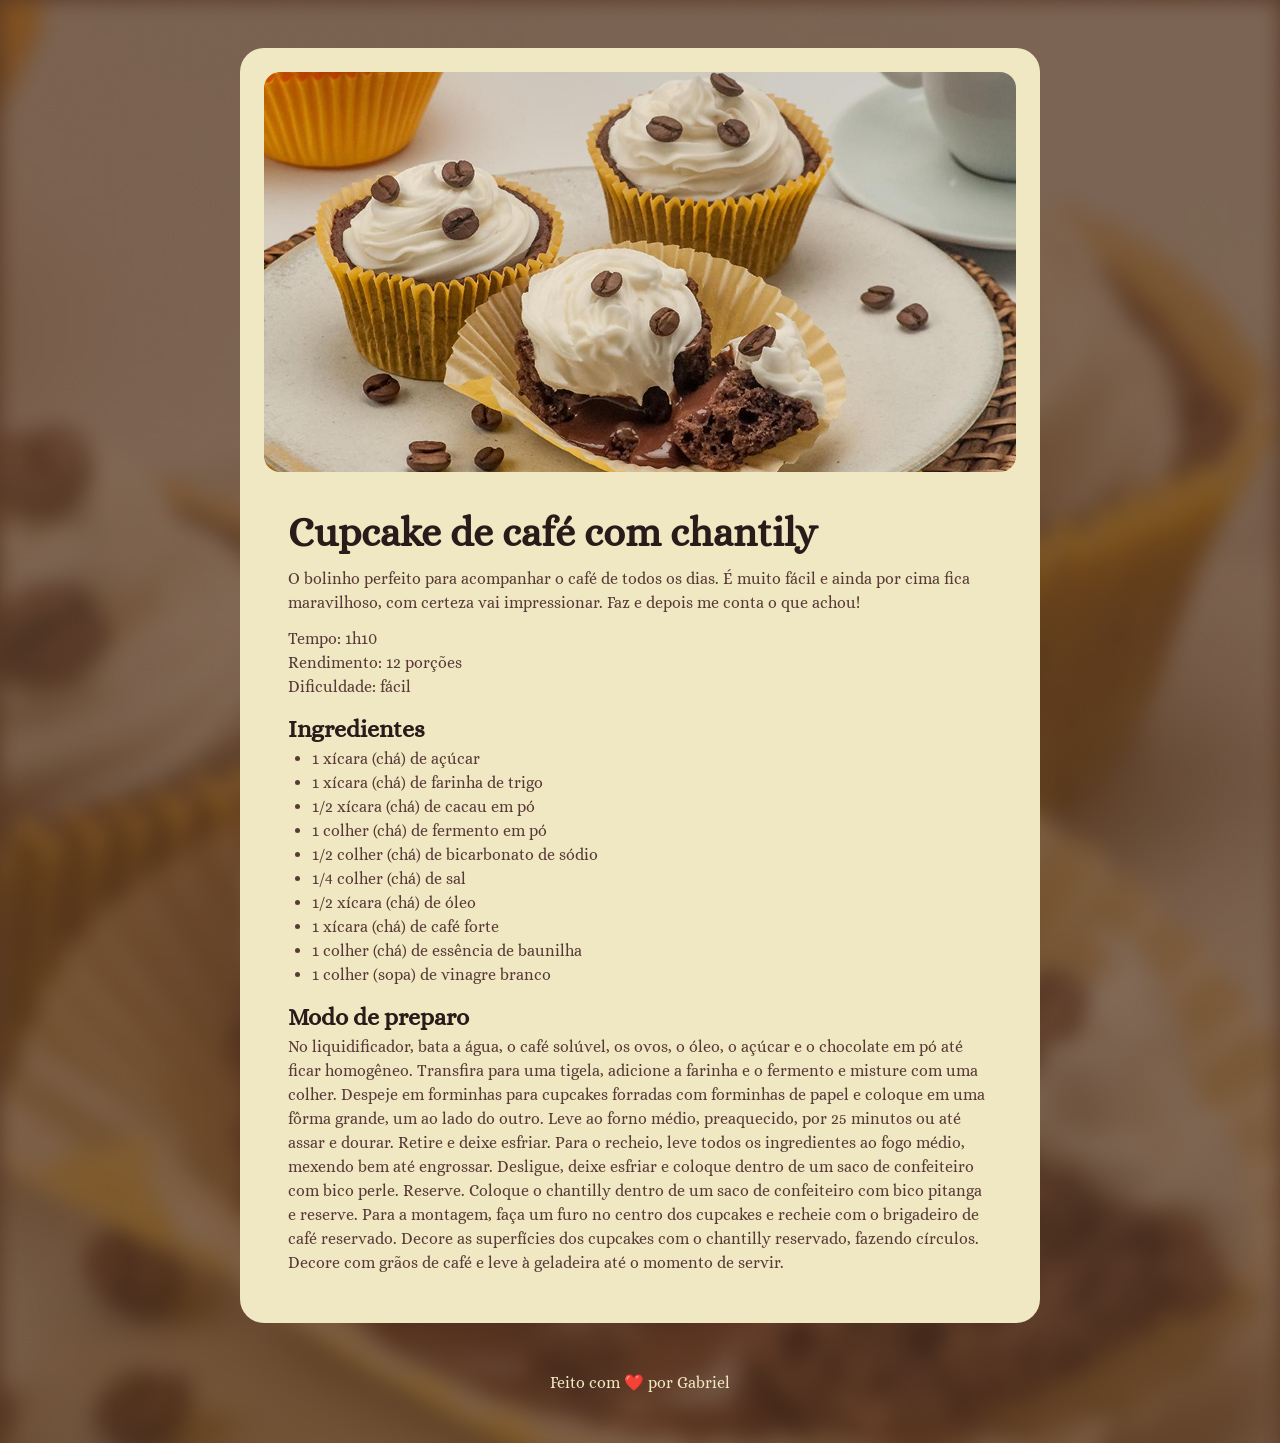
<file: Projeto Cupcake/Index.html>
<!DOCTYPE html>
<html lang="pt-br">
<head>

<link rel="preconnect" href="https://fonts.googleapis.com">
<link rel="preconnect" href="https://fonts.gstatic.com" crossorigin>
<link href="https://fonts.googleapis.com/css2?family=Alice&display=swap" rel="stylesheet">

    <meta charset="UTF-8">
    <meta name="viewport" content="width=device-width, initial-scale=1.0">
    <link rel="stylesheet" href="style.css"> 
    <title>Document</title>
</head>
<body>
    <div id="page">
        <img src="assets/main-image.jpg" alt="Cupcake de café com chantily">
    
    <main>
        <section id="about">
            <h1>Cupcake de café com chantily</h1>
                <p>O bolinho perfeito para acompanhar o café de todos os dias. É muito fácil e ainda por cima fica maravilhoso, com certeza vai impressionar. Faz e depois me conta o que achou!</p>
                <p>Tempo: 1h10<br>Rendimento: 12 porções<br>Dificuldade: fácil</p>
        </section>
        <section id="ingredients">
            <h2>Ingredientes</h2>
            <ul>
                <li>1 xícara (chá) de açúcar</li>
                <li>1 xícara (chá) de farinha de trigo</li>
                <li>1/2 xícara (chá) de cacau em pó</li>
                <li>1 colher (chá) de fermento em pó</li>
                <li>1/2 colher (chá) de bicarbonato de sódio</li>
                <li>1/4 colher (chá) de sal</li>
                <li>1/2 xícara (chá) de óleo</li>
                <li>1 xícara (chá) de café forte</li>
                <li>1 colher (chá) de essência de baunilha</li>
                <li>1 colher (sopa) de vinagre branco</li>
            </ul>
        </section>
        <section id="preparation">
            <h2>Modo de preparo</h2>
            <p>
                No liquidificador, bata a água, o café solúvel, os ovos, o óleo, o açúcar e o chocolate em pó até ficar homogêneo. Transfira para uma tigela, adicione a farinha e o fermento e misture com uma colher. Despeje em forminhas para cupcakes forradas com forminhas de papel e coloque em uma fôrma grande, um ao lado do outro. Leve ao forno médio, preaquecido, por 25 minutos ou até assar e dourar. Retire e deixe esfriar. 
                Para o recheio, leve todos os ingredientes ao fogo médio, mexendo bem até engrossar. Desligue, deixe esfriar e coloque dentro de um saco de confeiteiro com bico perle. Reserve. Coloque o chantilly dentro de um saco de confeiteiro com bico pitanga e reserve. 
                Para a montagem, faça um furo no centro dos cupcakes e recheie com o brigadeiro de café reservado. Decore as superfícies dos cupcakes com o chantilly reservado, fazendo círculos. Decore com grãos de café e leve à geladeira até o momento de servir.
            </p>
        </section>
    </div>
    </main>
    <footer>
        <p>Feito com ❤️ por Gabriel</p>
    </footer>
</body>

</html>
</file>
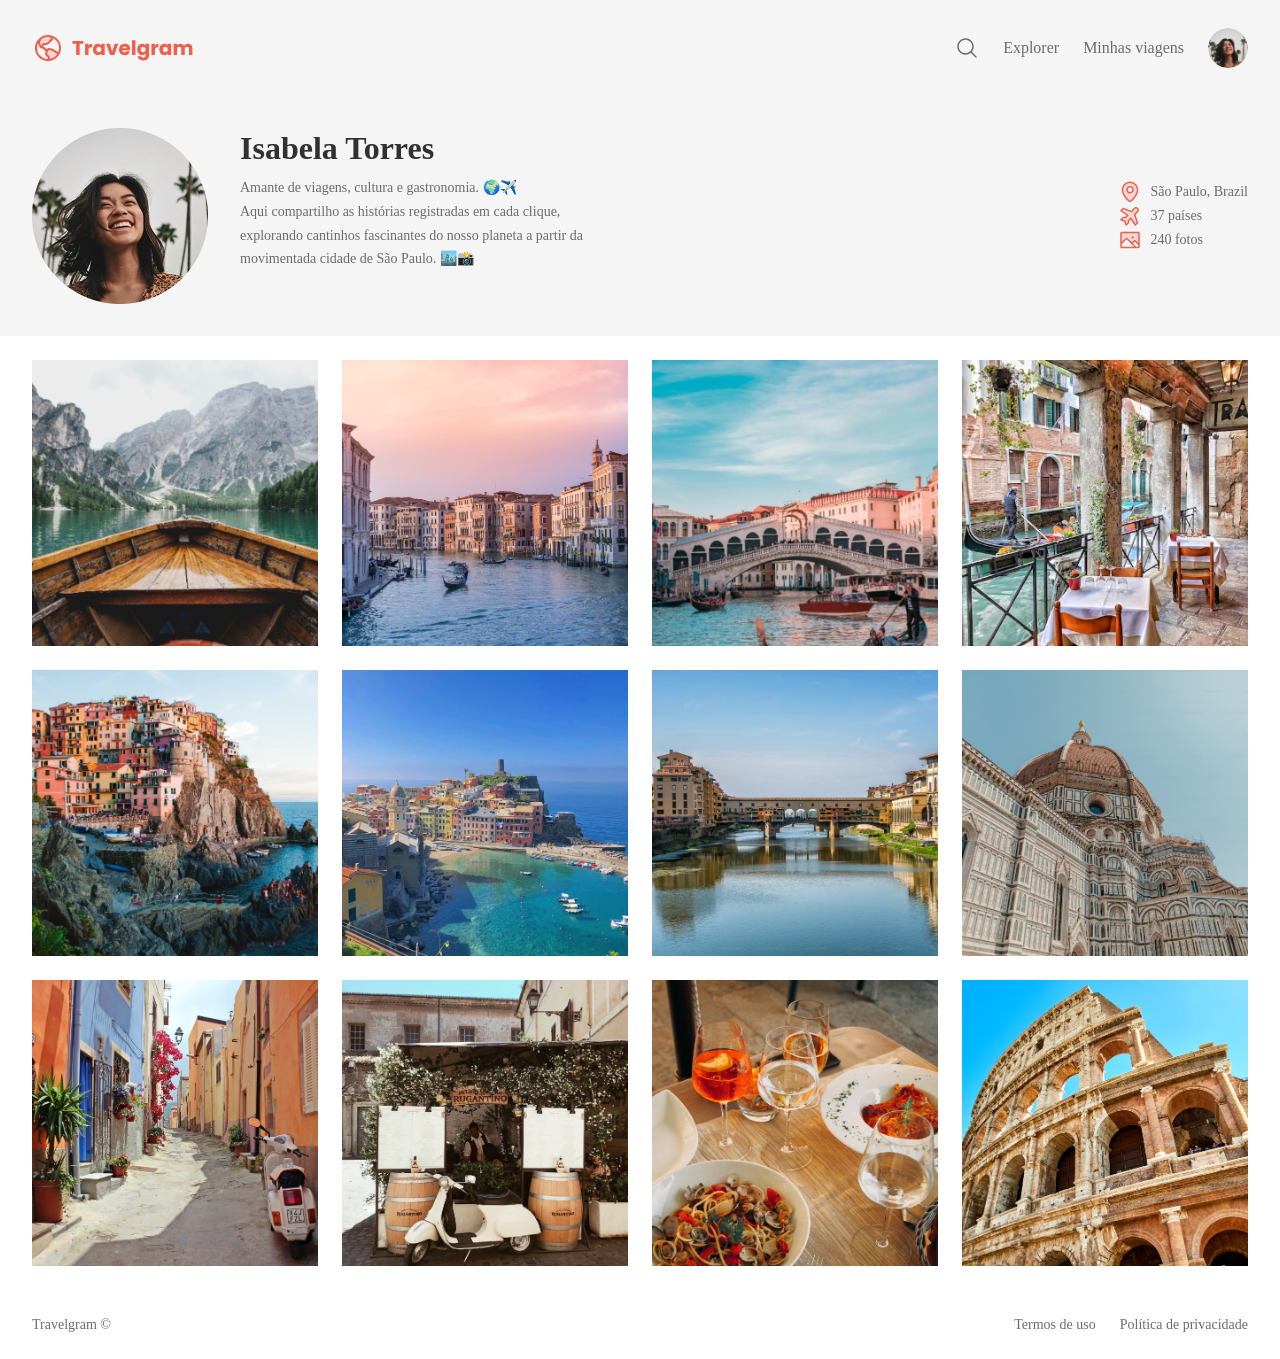
<file: Projeto Viagem/index.html>
<!DOCTYPE html>
<html lang="pt-br">
<head>

<link rel="preconnect" href="https://fonts.googleapis.com">
<link rel="preconnect" href="https://fonts.gstatic.com" crossorigin>
<link href="https://fonts.googleapis.com/css2?family=Alice&family=Poppins:wght@400;700&display=swap" rel="stylesheet">

    <meta charset="UTF-8">
    <meta name="viewport" content="width=device-width, initial-scale=1.0">
    <title>Projeto Viagem</title>

    <link rel="stylesheet" href="styles/style.css">
</head>
<body>
    <div class="bg-surface-color">
    <nav class="container">
        <a href="#" id="logo">
            <img src="assets/Logo.svg" alt="LogoMarca">
        </a>

        <ul id="primary-menu">
            <li>
                <a href="#">
                    <img src="assets/icons/MagnifyingGlass.svg" alt="ícone de lupa">
                </a>
            </li>
            <li><a href="">Explorer</a></li>
            <li><a href="">Minhas viagens</a></li>
            <li><a href="">
                <img src="assets/Profile pic.png" alt="Imagem de Isabela Torres">
            </a></li>
        </ul>
    </nav>
   
    <header>
        <div class="container">
            <div id="profile">
                <img src="assets/Profile pic.png" alt="imagem de Isabela Torres">
            
            <div>
            
                <h1>Isabela Torres</h1>
                <p>Amante de viagens, cultura e gastronomia. 🌍✈️<br>
Aqui compartilho as histórias registradas em cada clique, explorando cantinhos fascinantes do nosso planeta a partir da movimentada cidade de São Paulo. 🏙️📸</p>
            </div>
            </div>
            <ul id="info">
                <li>
                    <img src="assets/icons/MapPin.svg" alt="ícone de mapa">
                    <span>São Paulo, Brazil</span>
                </li>
                <li>
                    <img src="assets/icons/AirplaneTilt.svg" alt="ícone de avião">
                    <span>37 países</span>
                </li>
                <li>
                    <img src="assets/icons/Image.svg" alt="ícone de imagem">
                    <span>240 fotos</span>
                </li>
            </ul>
        </div>
    
    </header>
    </div>
    <main class="container">
        <img src="assets/images/Image 01.png" alt="">
        <img src="assets/images/Image 02.png" alt="">
        <img src="assets/images/Image 03.png" alt="">
        <img src="assets/images/Image 04.png" alt="">
        <img src="assets/images/Image 05.png" alt="">
        <img src="assets/images/Image 06.png" alt="">
        <img src="assets/images/Image 07.png" alt="">
        <img src="assets/images/Image 08.png" alt="">
        <img src="assets/images/Image 09.png" alt="">
        <img src="assets/images/Image 10.png" alt="">
        <img src="assets/images/Image 11.png" alt="">
        <img src="assets/images/Image 12.png" alt="">
        
    </main>

    <footer class="container">
        <span>
        Travelgram &copy
        </span>

        <span>
            Termos de uso
        </span>

        <span>
            Política de privacidade
        </span>
    </footer>
</body>
</html>
</file>
<file: Projeto Cupcake/style.css>
* {
    margin: 0;
    padding: 0;
}

:root {
    font-family: 'Alice', serif;
    line-height: 150%;
    color: #573A37;
}

main {
    padding: 24px;
}

body {
    background-image: url('assets/Página de receita.jpg');
    background-size: cover;
}

#page {
    width: 800px;
    padding: 24px;
    box-sizing: border-box;
    background-color: #F0E8C2;
    border-radius: 24px;
    margin: 48px auto;
}

img {
    border-radius: 16px;
}

#about p + p {
    margin-top: 12px;

}

section + section {
    margin-top: 12px;
}

h1 {
    line-height: 140%;
    font-size: 40px;
    margin-bottom: 4px;
}

h2 {
    font-size: 24px;
}

h1, h2 {
    color: #291B1A;
    line-height: 150%;
}

ul {
    padding-left: 24px;
}

footer {
    color: #F0E8C2;
    text-align: center;
    padding-bottom: 48px;
}
</file>
<file: Projeto Viagem/styles/style.css>
@import url(global.css);
@import url(nav.css);
@import url(header.css);
@import url(main.css);
@import url(footer.css);
</file>
